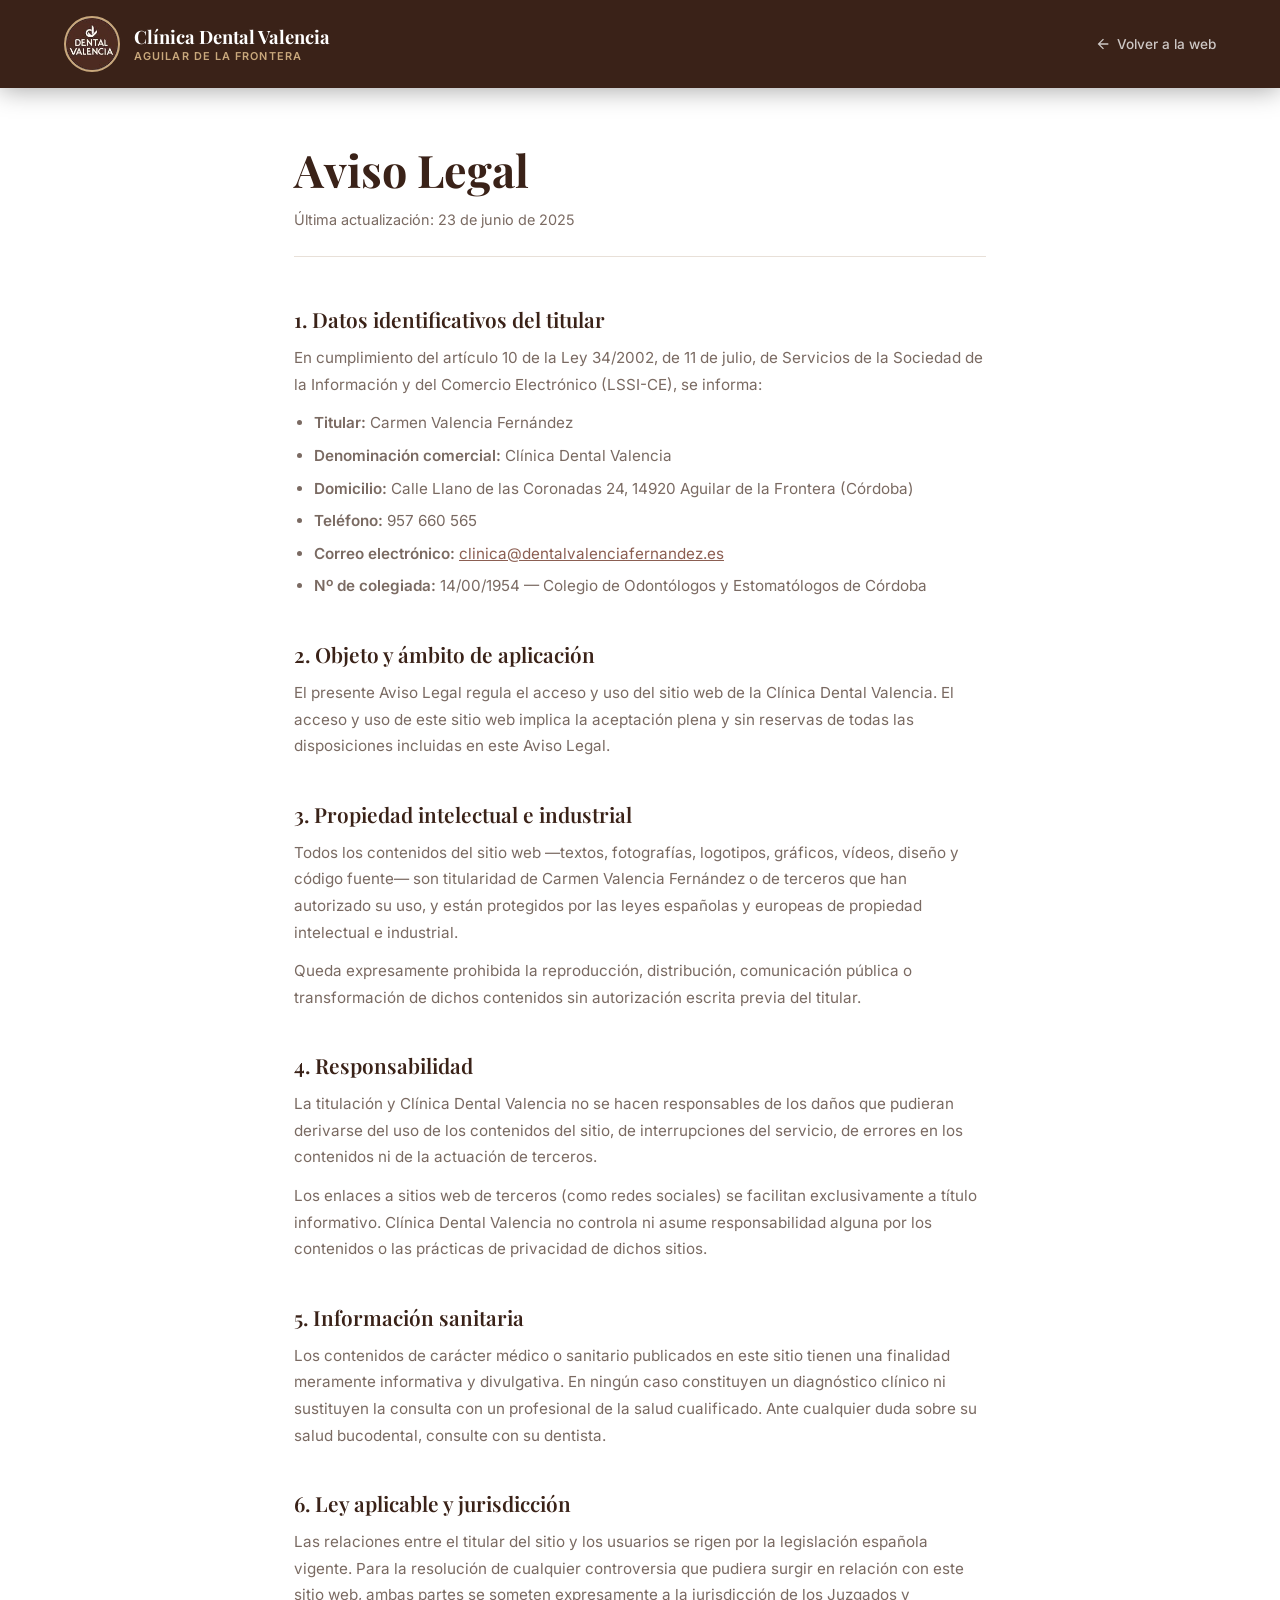
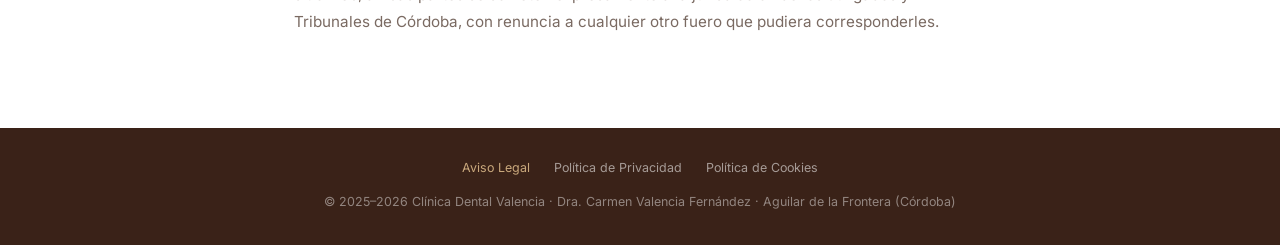
<file: aviso-legal.html>
<!DOCTYPE html>
<html lang="es">
<head>
  <meta charset="UTF-8" />
  <meta name="viewport" content="width=device-width, initial-scale=1.0" />
  <title>Aviso Legal · Clínica Dental Valencia</title>
  <meta name="robots" content="noindex, follow" />
  <link rel="stylesheet" href="assets/fonts.css" />
  <style>
:root {
  --blanco:        #FFFFFF;
  --arena:         #C9A87C;
  --arena-light:   #F5EDE0;
  --verde:         #85C226;
  --gris:          #8C9196;
  --gris-light:    #F4F3F0;
  --acero:         #8B5E52;
  --acero-oscuro:  #3A2218;
  --texto:         #2A1E18;
  --texto-mid:     #7A6A62;
}
*, *::before, *::after { box-sizing: border-box; margin: 0; padding: 0; }
html { scroll-behavior: smooth; }
body { font-family: 'Inter', sans-serif; color: var(--texto); background: var(--blanco); }
a { text-decoration: none; color: inherit; }

nav {
  position: fixed; top: 0; left: 0; right: 0; z-index: 100;
  display: flex; align-items: center; justify-content: space-between;
  padding: 0 5%; height: 88px;
  background: var(--acero-oscuro);
  box-shadow: 0 2px 24px rgba(0,0,0,0.35);
}
.nav-logo { display: flex; align-items: center; gap: 14px; }
.logo-circle {
  width: 56px; height: 56px; border-radius: 50%;
  border: 2px solid var(--arena); overflow: hidden; flex-shrink: 0;
}
.logo-circle img { width: 100%; height: 100%; object-fit: cover; }
.nav-brand { display: flex; flex-direction: column; line-height: 1.3; }
.nav-brand span:first-child {
  font-family: 'Playfair Display', serif;
  font-size: 1.15rem; font-weight: 700; color: var(--blanco);
}
.nav-brand span:last-child {
  font-size: 0.68rem; color: var(--arena);
  font-weight: 600; letter-spacing: 0.1em; text-transform: uppercase;
}
.nav-back {
  font-size: 0.85rem; color: rgba(255,255,255,0.75);
  font-weight: 500; display: flex; align-items: center; gap: 6px;
  transition: color .2s;
}
.nav-back:hover { color: var(--arena); }
.nav-back svg { width: 16px; height: 16px; fill: currentColor; }

main {
  max-width: 820px;
  margin: 0 auto;
  padding: 140px 5% 80px;
}
.page-title {
  font-family: 'Playfair Display', serif;
  font-size: clamp(2rem, 4vw, 2.8rem);
  font-weight: 700; color: var(--acero-oscuro);
  margin-bottom: 8px;
}
.page-subtitle {
  font-size: 0.9rem; color: var(--texto-mid);
  margin-bottom: 48px;
  padding-bottom: 24px;
  border-bottom: 1px solid #E8E0D8;
}
h2 {
  font-family: 'Playfair Display', serif;
  font-size: 1.3rem; font-weight: 600;
  color: var(--acero-oscuro);
  margin: 40px 0 12px;
}
p {
  font-size: 0.95rem; line-height: 1.75;
  color: var(--texto-mid); margin-bottom: 12px;
}
p strong { color: var(--texto); font-weight: 600; }
ul {
  padding-left: 20px; margin-bottom: 12px;
}
li {
  font-size: 0.95rem; line-height: 1.75;
  color: var(--texto-mid); margin-bottom: 6px;
}
a.link { color: var(--acero); text-decoration: underline; }
a.link:hover { color: var(--verde); }

footer {
  background: var(--acero-oscuro);
  padding: 32px 5%;
  text-align: center;
}
.footer-bottom {
  font-size: 0.78rem; color: rgba(255,255,255,0.45);
  line-height: 1.8;
}
.footer-legal-links {
  display: flex; justify-content: center; gap: 24px;
  flex-wrap: wrap; margin-bottom: 16px;
}
.footer-legal-links a {
  font-size: 0.78rem; color: rgba(255,255,255,0.55);
  transition: color .2s;
}
.footer-legal-links a:hover { color: var(--arena); }
.footer-legal-links a.active { color: var(--arena); }
  </style>
</head>
<body>

<nav>
  <a href="index.html" class="nav-logo">
    <div class="logo-circle">
      <img src="assets/instagram/profile.jpg" alt="Clínica Dental Valencia" />
    </div>
    <div class="nav-brand">
      <span>Clínica Dental Valencia</span>
      <span>Aguilar de la Frontera</span>
    </div>
  </a>
  <a href="index.html" class="nav-back">
    <svg viewBox="0 0 24 24"><path d="M20 11H7.83l5.59-5.59L12 4l-8 8 8 8 1.41-1.41L7.83 13H20v-2z"/></svg>
    Volver a la web
  </a>
</nav>

<main>
  <h1 class="page-title">Aviso Legal</h1>
  <p class="page-subtitle">Última actualización: 23 de junio de 2025</p>

  <h2>1. Datos identificativos del titular</h2>
  <p>En cumplimiento del artículo 10 de la Ley 34/2002, de 11 de julio, de Servicios de la Sociedad de la Información y del Comercio Electrónico (LSSI-CE), se informa:</p>
  <ul>
    <li><strong>Titular:</strong> Carmen Valencia Fernández</li>
    <li><strong>Denominación comercial:</strong> Clínica Dental Valencia</li>
    <li><strong>Domicilio:</strong> Calle Llano de las Coronadas 24, 14920 Aguilar de la Frontera (Córdoba)</li>
    <li><strong>Teléfono:</strong> 957 660 565</li>
    <li><strong>Correo electrónico:</strong> <a href="mailto:clinica@dentalvalenciafernandez.es" class="link">clinica@dentalvalenciafernandez.es</a></li>
    <li><strong>Nº de colegiada:</strong> 14/00/1954 — Colegio de Odontólogos y Estomatólogos de Córdoba</li>
  </ul>

  <h2>2. Objeto y ámbito de aplicación</h2>
  <p>El presente Aviso Legal regula el acceso y uso del sitio web de la Clínica Dental Valencia. El acceso y uso de este sitio web implica la aceptación plena y sin reservas de todas las disposiciones incluidas en este Aviso Legal.</p>

  <h2>3. Propiedad intelectual e industrial</h2>
  <p>Todos los contenidos del sitio web —textos, fotografías, logotipos, gráficos, vídeos, diseño y código fuente— son titularidad de Carmen Valencia Fernández o de terceros que han autorizado su uso, y están protegidos por las leyes españolas y europeas de propiedad intelectual e industrial.</p>
  <p>Queda expresamente prohibida la reproducción, distribución, comunicación pública o transformación de dichos contenidos sin autorización escrita previa del titular.</p>

  <h2>4. Responsabilidad</h2>
  <p>La titulación y Clínica Dental Valencia no se hacen responsables de los daños que pudieran derivarse del uso de los contenidos del sitio, de interrupciones del servicio, de errores en los contenidos ni de la actuación de terceros.</p>
  <p>Los enlaces a sitios web de terceros (como redes sociales) se facilitan exclusivamente a título informativo. Clínica Dental Valencia no controla ni asume responsabilidad alguna por los contenidos o las prácticas de privacidad de dichos sitios.</p>

  <h2>5. Información sanitaria</h2>
  <p>Los contenidos de carácter médico o sanitario publicados en este sitio tienen una finalidad meramente informativa y divulgativa. En ningún caso constituyen un diagnóstico clínico ni sustituyen la consulta con un profesional de la salud cualificado. Ante cualquier duda sobre su salud bucodental, consulte con su dentista.</p>

  <h2>6. Ley aplicable y jurisdicción</h2>
  <p>Las relaciones entre el titular del sitio y los usuarios se rigen por la legislación española vigente. Para la resolución de cualquier controversia que pudiera surgir en relación con este sitio web, ambas partes se someten expresamente a la jurisdicción de los Juzgados y Tribunales de Córdoba, con renuncia a cualquier otro fuero que pudiera corresponderles.</p>
</main>

<footer>
  <div class="footer-legal-links">
    <a href="aviso-legal.html" class="active">Aviso Legal</a>
    <a href="privacidad.html">Política de Privacidad</a>
    <a href="cookies.html">Política de Cookies</a>
  </div>
  <div class="footer-bottom">
    © 2025–2026 Clínica Dental Valencia · Dra. Carmen Valencia Fernández · Aguilar de la Frontera (Córdoba)
  </div>
</footer>

</body>
</html>
</file>
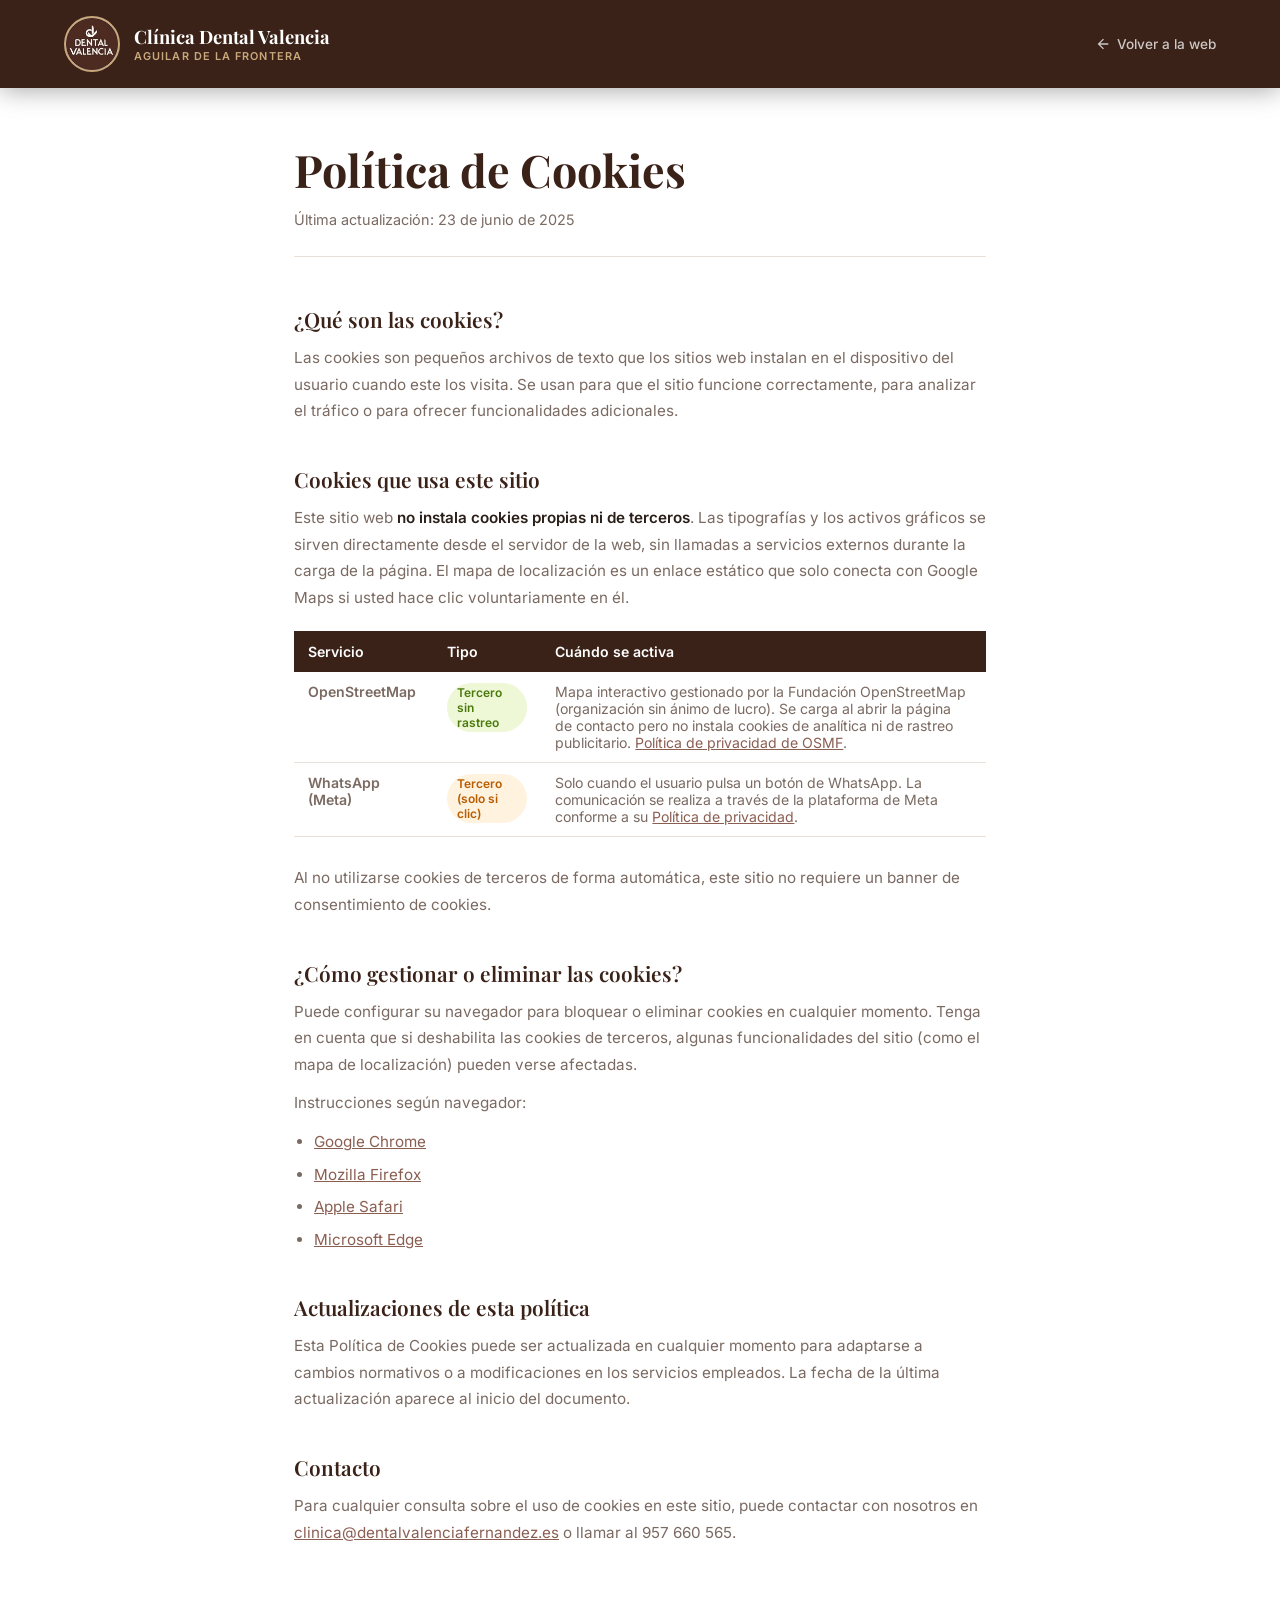
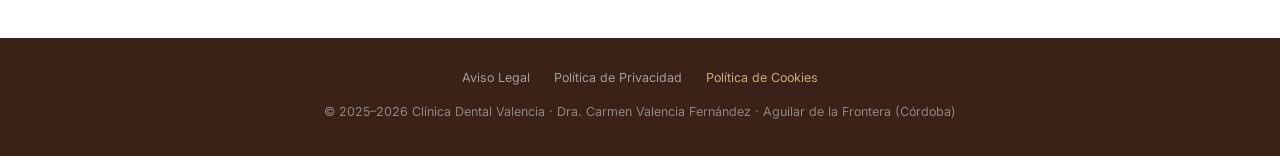
<file: cookies.html>
<!DOCTYPE html>
<html lang="es">
<head>
  <meta charset="UTF-8" />
  <meta name="viewport" content="width=device-width, initial-scale=1.0" />
  <title>Política de Cookies · Clínica Dental Valencia</title>
  <meta name="robots" content="noindex, follow" />
  <link rel="stylesheet" href="assets/fonts.css" />
  <style>
:root {
  --blanco:        #FFFFFF;
  --arena:         #C9A87C;
  --arena-light:   #F5EDE0;
  --verde:         #85C226;
  --gris:          #8C9196;
  --gris-light:    #F4F3F0;
  --acero:         #8B5E52;
  --acero-oscuro:  #3A2218;
  --texto:         #2A1E18;
  --texto-mid:     #7A6A62;
}
*, *::before, *::after { box-sizing: border-box; margin: 0; padding: 0; }
html { scroll-behavior: smooth; }
body { font-family: 'Inter', sans-serif; color: var(--texto); background: var(--blanco); }
a { text-decoration: none; color: inherit; }

nav {
  position: fixed; top: 0; left: 0; right: 0; z-index: 100;
  display: flex; align-items: center; justify-content: space-between;
  padding: 0 5%; height: 88px;
  background: var(--acero-oscuro);
  box-shadow: 0 2px 24px rgba(0,0,0,0.35);
}
.nav-logo { display: flex; align-items: center; gap: 14px; }
.logo-circle {
  width: 56px; height: 56px; border-radius: 50%;
  border: 2px solid var(--arena); overflow: hidden; flex-shrink: 0;
}
.logo-circle img { width: 100%; height: 100%; object-fit: cover; }
.nav-brand { display: flex; flex-direction: column; line-height: 1.3; }
.nav-brand span:first-child {
  font-family: 'Playfair Display', serif;
  font-size: 1.15rem; font-weight: 700; color: var(--blanco);
}
.nav-brand span:last-child {
  font-size: 0.68rem; color: var(--arena);
  font-weight: 600; letter-spacing: 0.1em; text-transform: uppercase;
}
.nav-back {
  font-size: 0.85rem; color: rgba(255,255,255,0.75);
  font-weight: 500; display: flex; align-items: center; gap: 6px;
  transition: color .2s;
}
.nav-back:hover { color: var(--arena); }
.nav-back svg { width: 16px; height: 16px; fill: currentColor; }

main {
  max-width: 820px;
  margin: 0 auto;
  padding: 140px 5% 80px;
}
.page-title {
  font-family: 'Playfair Display', serif;
  font-size: clamp(2rem, 4vw, 2.8rem);
  font-weight: 700; color: var(--acero-oscuro);
  margin-bottom: 8px;
}
.page-subtitle {
  font-size: 0.9rem; color: var(--texto-mid);
  margin-bottom: 48px;
  padding-bottom: 24px;
  border-bottom: 1px solid #E8E0D8;
}
h2 {
  font-family: 'Playfair Display', serif;
  font-size: 1.3rem; font-weight: 600;
  color: var(--acero-oscuro);
  margin: 40px 0 12px;
}
p {
  font-size: 0.95rem; line-height: 1.75;
  color: var(--texto-mid); margin-bottom: 12px;
}
p strong { color: var(--texto); font-weight: 600; }
a.link { color: var(--acero); text-decoration: underline; }
a.link:hover { color: var(--verde); }

table {
  width: 100%; border-collapse: collapse;
  margin: 20px 0 28px; font-size: 0.88rem;
}
th {
  background: var(--acero-oscuro); color: var(--blanco);
  padding: 12px 14px; text-align: left; font-weight: 600;
}
td {
  padding: 11px 14px; border-bottom: 1px solid #E8E0D8;
  color: var(--texto-mid); vertical-align: top;
}
tr:hover td { background: var(--arena-light); }

.badge {
  display: inline-block; padding: 2px 10px;
  border-radius: 100px; font-size: 0.75rem; font-weight: 600;
}
.badge-tecnica { background: #EEF7D6; color: #4A7A0C; }
.badge-tercero { background: #FFF3E0; color: #B85C00; }

footer {
  background: var(--acero-oscuro);
  padding: 32px 5%;
  text-align: center;
}
.footer-bottom {
  font-size: 0.78rem; color: rgba(255,255,255,0.45);
  line-height: 1.8;
}
.footer-legal-links {
  display: flex; justify-content: center; gap: 24px;
  flex-wrap: wrap; margin-bottom: 16px;
}
.footer-legal-links a {
  font-size: 0.78rem; color: rgba(255,255,255,0.55);
  transition: color .2s;
}
.footer-legal-links a:hover { color: var(--arena); }
.footer-legal-links a.active { color: var(--arena); }
  </style>
</head>
<body>

<nav>
  <a href="index.html" class="nav-logo">
    <div class="logo-circle">
      <img src="assets/instagram/profile.jpg" alt="Clínica Dental Valencia" />
    </div>
    <div class="nav-brand">
      <span>Clínica Dental Valencia</span>
      <span>Aguilar de la Frontera</span>
    </div>
  </a>
  <a href="index.html" class="nav-back">
    <svg viewBox="0 0 24 24"><path d="M20 11H7.83l5.59-5.59L12 4l-8 8 8 8 1.41-1.41L7.83 13H20v-2z"/></svg>
    Volver a la web
  </a>
</nav>

<main>
  <h1 class="page-title">Política de Cookies</h1>
  <p class="page-subtitle">Última actualización: 23 de junio de 2025</p>

  <h2>¿Qué son las cookies?</h2>
  <p>Las cookies son pequeños archivos de texto que los sitios web instalan en el dispositivo del usuario cuando este los visita. Se usan para que el sitio funcione correctamente, para analizar el tráfico o para ofrecer funcionalidades adicionales.</p>

  <h2>Cookies que usa este sitio</h2>
  <p>Este sitio web <strong>no instala cookies propias ni de terceros</strong>. Las tipografías y los activos gráficos se sirven directamente desde el servidor de la web, sin llamadas a servicios externos durante la carga de la página. El mapa de localización es un enlace estático que solo conecta con Google Maps si usted hace clic voluntariamente en él.</p>

  <table>
    <thead>
      <tr>
        <th>Servicio</th>
        <th>Tipo</th>
        <th>Cuándo se activa</th>
      </tr>
    </thead>
    <tbody>
      <tr>
        <td><strong>OpenStreetMap</strong></td>
        <td><span class="badge badge-tecnica">Tercero sin rastreo</span></td>
        <td>Mapa interactivo gestionado por la Fundación OpenStreetMap (organización sin ánimo de lucro). Se carga al abrir la página de contacto pero no instala cookies de analítica ni de rastreo publicitario. <a href="https://wiki.osmfoundation.org/wiki/Privacy_Policy" target="_blank" rel="noopener" class="link">Política de privacidad de OSMF</a>.</td>
      </tr>
      <tr>
        <td><strong>WhatsApp (Meta)</strong></td>
        <td><span class="badge badge-tercero">Tercero (solo si clic)</span></td>
        <td>Solo cuando el usuario pulsa un botón de WhatsApp. La comunicación se realiza a través de la plataforma de Meta conforme a su <a href="https://www.whatsapp.com/legal/privacy-policy" target="_blank" rel="noopener" class="link">Política de privacidad</a>.</td>
      </tr>
    </tbody>
  </table>

  <p>Al no utilizarse cookies de terceros de forma automática, este sitio no requiere un banner de consentimiento de cookies.</p>

  <h2>¿Cómo gestionar o eliminar las cookies?</h2>
  <p>Puede configurar su navegador para bloquear o eliminar cookies en cualquier momento. Tenga en cuenta que si deshabilita las cookies de terceros, algunas funcionalidades del sitio (como el mapa de localización) pueden verse afectadas.</p>
  <p>Instrucciones según navegador:</p>
  <ul style="padding-left:20px; margin: 12px 0;">
    <li style="font-size:0.95rem;line-height:1.75;color:var(--texto-mid);margin-bottom:6px;"><a href="https://support.google.com/chrome/answer/95647" target="_blank" rel="noopener" class="link">Google Chrome</a></li>
    <li style="font-size:0.95rem;line-height:1.75;color:var(--texto-mid);margin-bottom:6px;"><a href="https://support.mozilla.org/es/kb/habilitar-y-deshabilitar-cookies-que-los-sitios-we" target="_blank" rel="noopener" class="link">Mozilla Firefox</a></li>
    <li style="font-size:0.95rem;line-height:1.75;color:var(--texto-mid);margin-bottom:6px;"><a href="https://support.apple.com/es-es/guide/safari/sfri11471/mac" target="_blank" rel="noopener" class="link">Apple Safari</a></li>
    <li style="font-size:0.95rem;line-height:1.75;color:var(--texto-mid);margin-bottom:6px;"><a href="https://support.microsoft.com/es-es/microsoft-edge/eliminar-las-cookies-en-microsoft-edge-63947406-40ac-c3b8-57b9-2a946a29ae09" target="_blank" rel="noopener" class="link">Microsoft Edge</a></li>
  </ul>

  <h2>Actualizaciones de esta política</h2>
  <p>Esta Política de Cookies puede ser actualizada en cualquier momento para adaptarse a cambios normativos o a modificaciones en los servicios empleados. La fecha de la última actualización aparece al inicio del documento.</p>

  <h2>Contacto</h2>
  <p>Para cualquier consulta sobre el uso de cookies en este sitio, puede contactar con nosotros en <a href="mailto:clinica@dentalvalenciafernandez.es" class="link">clinica@dentalvalenciafernandez.es</a> o llamar al 957 660 565.</p>
</main>

<footer>
  <div class="footer-legal-links">
    <a href="aviso-legal.html">Aviso Legal</a>
    <a href="privacidad.html">Política de Privacidad</a>
    <a href="cookies.html" class="active">Política de Cookies</a>
  </div>
  <div class="footer-bottom">
    © 2025–2026 Clínica Dental Valencia · Dra. Carmen Valencia Fernández · Aguilar de la Frontera (Córdoba)
  </div>
</footer>

</body>
</html>
</file>
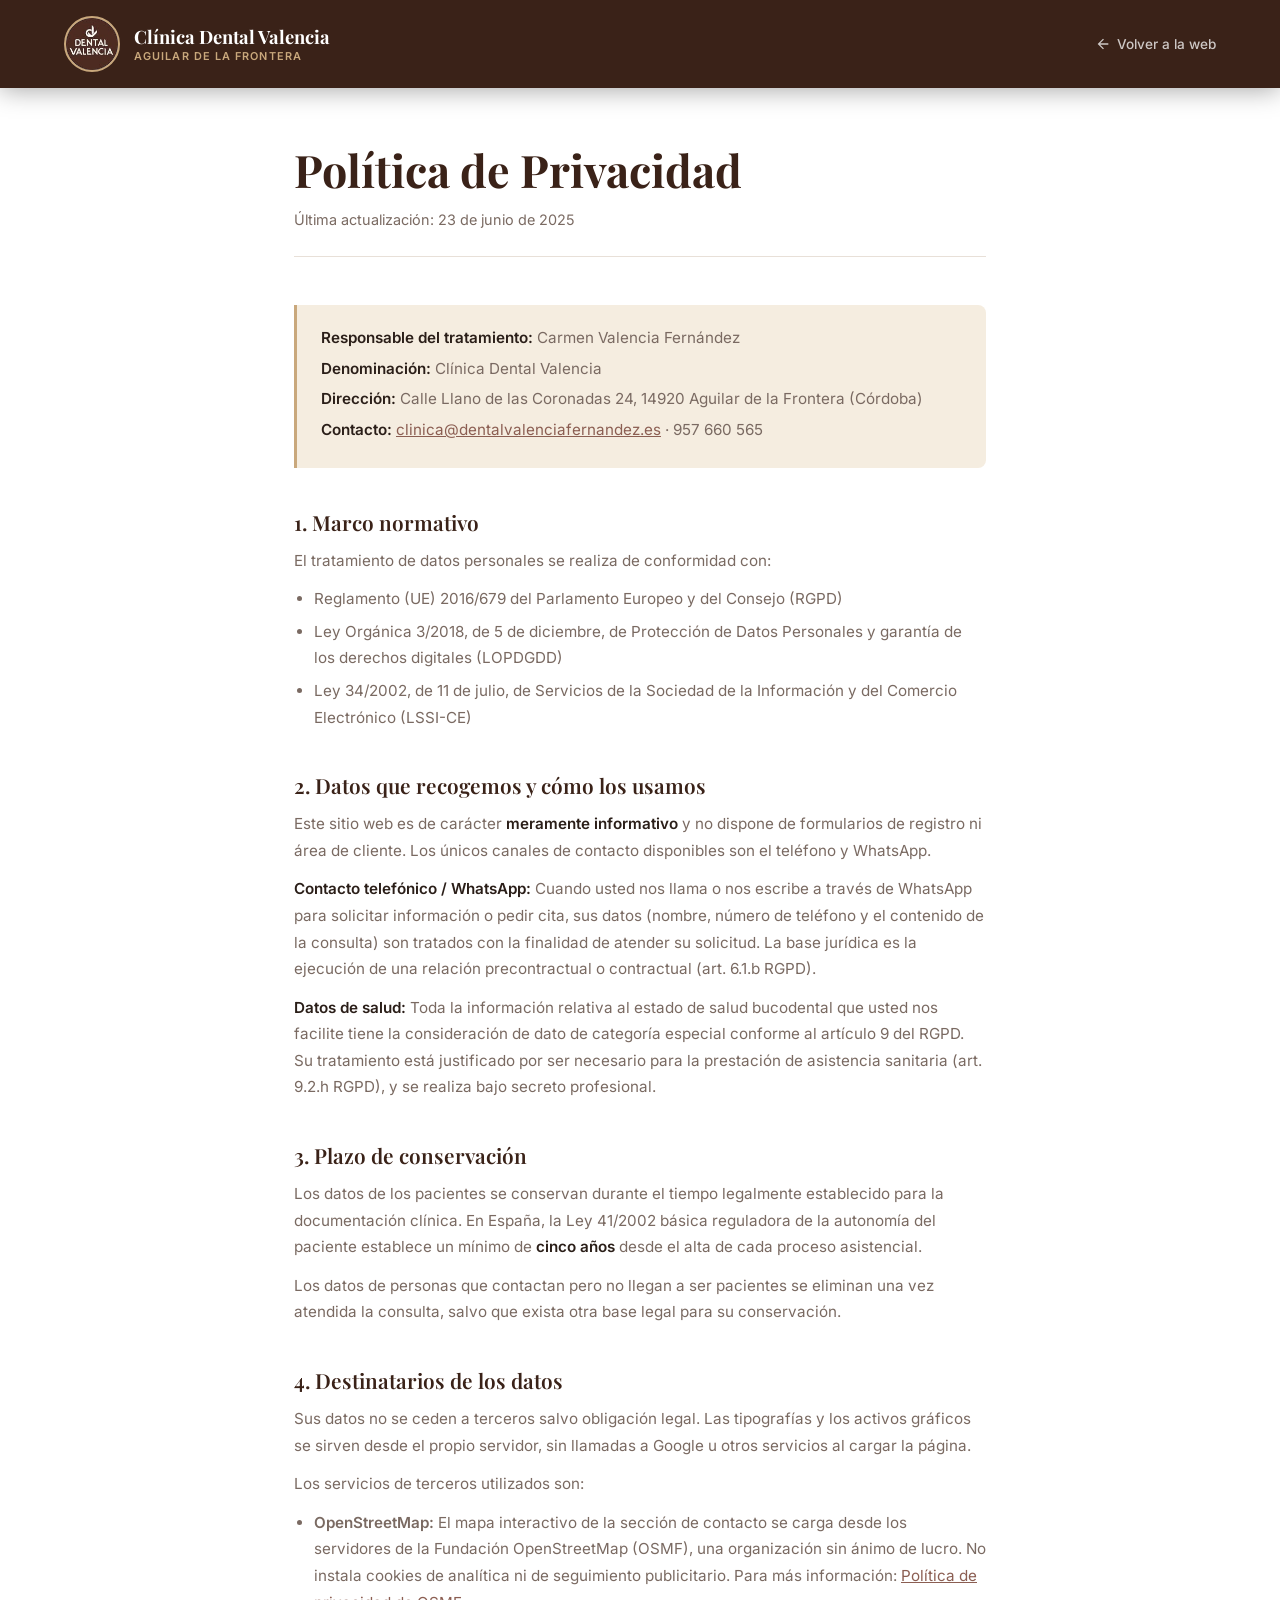
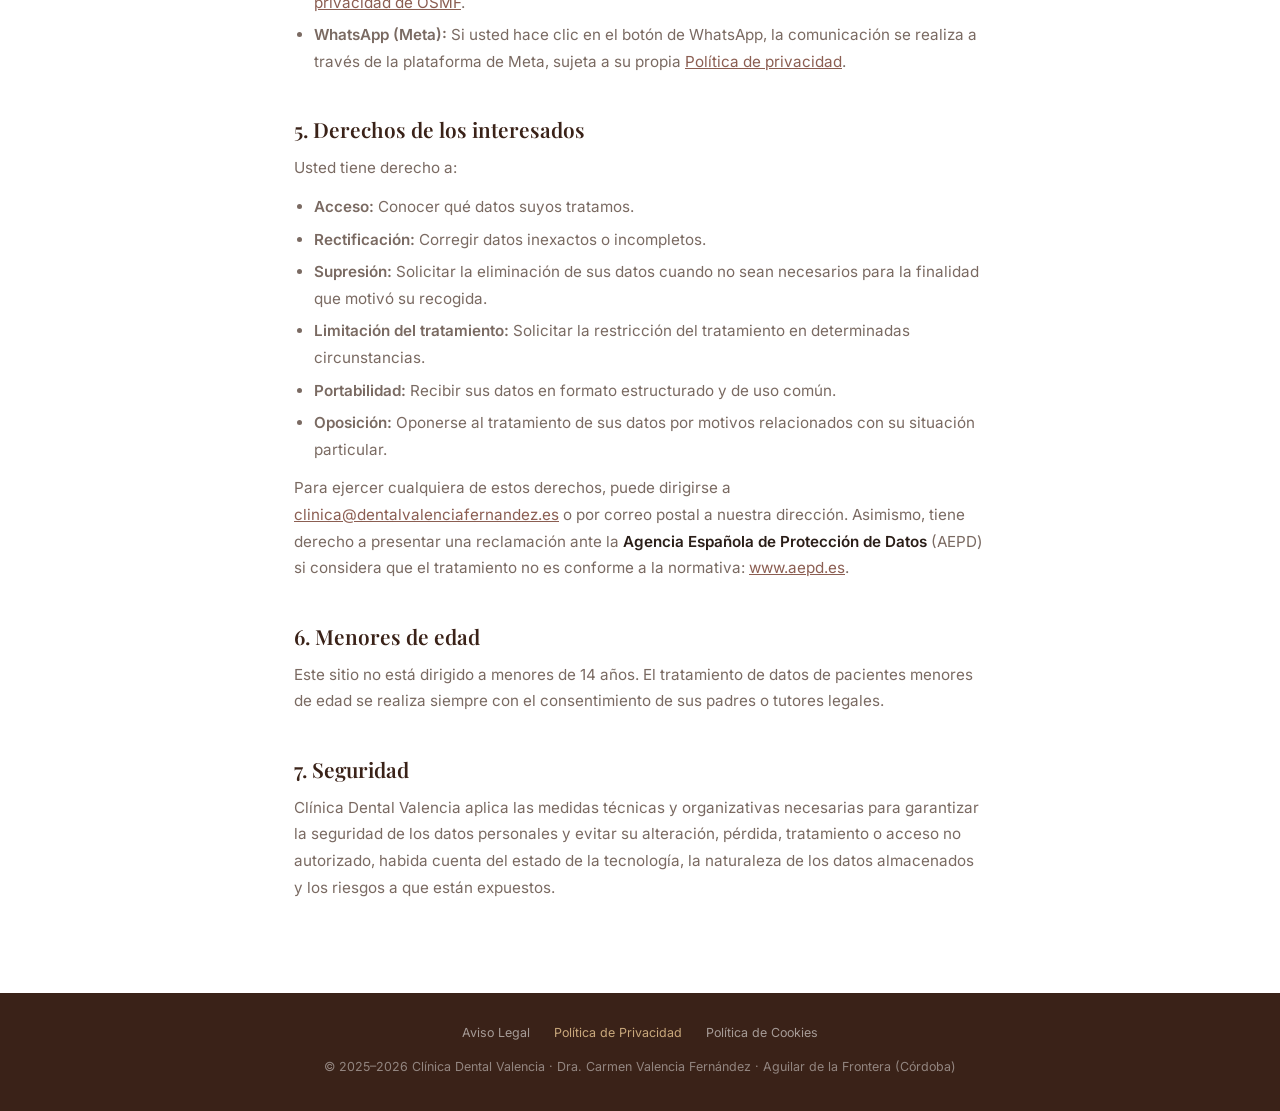
<file: privacidad.html>
<!DOCTYPE html>
<html lang="es">
<head>
  <meta charset="UTF-8" />
  <meta name="viewport" content="width=device-width, initial-scale=1.0" />
  <title>Política de Privacidad · Clínica Dental Valencia</title>
  <meta name="robots" content="noindex, follow" />
  <link rel="stylesheet" href="assets/fonts.css" />
  <style>
:root {
  --blanco:        #FFFFFF;
  --arena:         #C9A87C;
  --arena-light:   #F5EDE0;
  --verde:         #85C226;
  --gris:          #8C9196;
  --gris-light:    #F4F3F0;
  --acero:         #8B5E52;
  --acero-oscuro:  #3A2218;
  --texto:         #2A1E18;
  --texto-mid:     #7A6A62;
}
*, *::before, *::after { box-sizing: border-box; margin: 0; padding: 0; }
html { scroll-behavior: smooth; }
body { font-family: 'Inter', sans-serif; color: var(--texto); background: var(--blanco); }
a { text-decoration: none; color: inherit; }

nav {
  position: fixed; top: 0; left: 0; right: 0; z-index: 100;
  display: flex; align-items: center; justify-content: space-between;
  padding: 0 5%; height: 88px;
  background: var(--acero-oscuro);
  box-shadow: 0 2px 24px rgba(0,0,0,0.35);
}
.nav-logo { display: flex; align-items: center; gap: 14px; }
.logo-circle {
  width: 56px; height: 56px; border-radius: 50%;
  border: 2px solid var(--arena); overflow: hidden; flex-shrink: 0;
}
.logo-circle img { width: 100%; height: 100%; object-fit: cover; }
.nav-brand { display: flex; flex-direction: column; line-height: 1.3; }
.nav-brand span:first-child {
  font-family: 'Playfair Display', serif;
  font-size: 1.15rem; font-weight: 700; color: var(--blanco);
}
.nav-brand span:last-child {
  font-size: 0.68rem; color: var(--arena);
  font-weight: 600; letter-spacing: 0.1em; text-transform: uppercase;
}
.nav-back {
  font-size: 0.85rem; color: rgba(255,255,255,0.75);
  font-weight: 500; display: flex; align-items: center; gap: 6px;
  transition: color .2s;
}
.nav-back:hover { color: var(--arena); }
.nav-back svg { width: 16px; height: 16px; fill: currentColor; }

main {
  max-width: 820px;
  margin: 0 auto;
  padding: 140px 5% 80px;
}
.page-title {
  font-family: 'Playfair Display', serif;
  font-size: clamp(2rem, 4vw, 2.8rem);
  font-weight: 700; color: var(--acero-oscuro);
  margin-bottom: 8px;
}
.page-subtitle {
  font-size: 0.9rem; color: var(--texto-mid);
  margin-bottom: 48px;
  padding-bottom: 24px;
  border-bottom: 1px solid #E8E0D8;
}
h2 {
  font-family: 'Playfair Display', serif;
  font-size: 1.3rem; font-weight: 600;
  color: var(--acero-oscuro);
  margin: 40px 0 12px;
}
p {
  font-size: 0.95rem; line-height: 1.75;
  color: var(--texto-mid); margin-bottom: 12px;
}
p strong { color: var(--texto); font-weight: 600; }
ul {
  padding-left: 20px; margin-bottom: 12px;
}
li {
  font-size: 0.95rem; line-height: 1.75;
  color: var(--texto-mid); margin-bottom: 6px;
}
a.link { color: var(--acero); text-decoration: underline; }
a.link:hover { color: var(--verde); }

.info-box {
  background: var(--arena-light);
  border-left: 3px solid var(--arena);
  padding: 20px 24px;
  border-radius: 0 8px 8px 0;
  margin: 24px 0;
}
.info-box p { margin-bottom: 4px; }

footer {
  background: var(--acero-oscuro);
  padding: 32px 5%;
  text-align: center;
}
.footer-bottom {
  font-size: 0.78rem; color: rgba(255,255,255,0.45);
  line-height: 1.8;
}
.footer-legal-links {
  display: flex; justify-content: center; gap: 24px;
  flex-wrap: wrap; margin-bottom: 16px;
}
.footer-legal-links a {
  font-size: 0.78rem; color: rgba(255,255,255,0.55);
  transition: color .2s;
}
.footer-legal-links a:hover { color: var(--arena); }
.footer-legal-links a.active { color: var(--arena); }
  </style>
</head>
<body>

<nav>
  <a href="index.html" class="nav-logo">
    <div class="logo-circle">
      <img src="assets/instagram/profile.jpg" alt="Clínica Dental Valencia" />
    </div>
    <div class="nav-brand">
      <span>Clínica Dental Valencia</span>
      <span>Aguilar de la Frontera</span>
    </div>
  </a>
  <a href="index.html" class="nav-back">
    <svg viewBox="0 0 24 24"><path d="M20 11H7.83l5.59-5.59L12 4l-8 8 8 8 1.41-1.41L7.83 13H20v-2z"/></svg>
    Volver a la web
  </a>
</nav>

<main>
  <h1 class="page-title">Política de Privacidad</h1>
  <p class="page-subtitle">Última actualización: 23 de junio de 2025</p>

  <div class="info-box">
    <p><strong>Responsable del tratamiento:</strong> Carmen Valencia Fernández</p>
    <p><strong>Denominación:</strong> Clínica Dental Valencia</p>
    <p><strong>Dirección:</strong> Calle Llano de las Coronadas 24, 14920 Aguilar de la Frontera (Córdoba)</p>
    <p><strong>Contacto:</strong> <a href="mailto:clinica@dentalvalenciafernandez.es" class="link">clinica@dentalvalenciafernandez.es</a> · 957 660 565</p>
  </div>

  <h2>1. Marco normativo</h2>
  <p>El tratamiento de datos personales se realiza de conformidad con:</p>
  <ul>
    <li>Reglamento (UE) 2016/679 del Parlamento Europeo y del Consejo (RGPD)</li>
    <li>Ley Orgánica 3/2018, de 5 de diciembre, de Protección de Datos Personales y garantía de los derechos digitales (LOPDGDD)</li>
    <li>Ley 34/2002, de 11 de julio, de Servicios de la Sociedad de la Información y del Comercio Electrónico (LSSI-CE)</li>
  </ul>

  <h2>2. Datos que recogemos y cómo los usamos</h2>
  <p>Este sitio web es de carácter <strong>meramente informativo</strong> y no dispone de formularios de registro ni área de cliente. Los únicos canales de contacto disponibles son el teléfono y WhatsApp.</p>

  <p><strong>Contacto telefónico / WhatsApp:</strong> Cuando usted nos llama o nos escribe a través de WhatsApp para solicitar información o pedir cita, sus datos (nombre, número de teléfono y el contenido de la consulta) son tratados con la finalidad de atender su solicitud. La base jurídica es la ejecución de una relación precontractual o contractual (art. 6.1.b RGPD).</p>

  <p><strong>Datos de salud:</strong> Toda la información relativa al estado de salud bucodental que usted nos facilite tiene la consideración de dato de categoría especial conforme al artículo 9 del RGPD. Su tratamiento está justificado por ser necesario para la prestación de asistencia sanitaria (art. 9.2.h RGPD), y se realiza bajo secreto profesional.</p>

  <h2>3. Plazo de conservación</h2>
  <p>Los datos de los pacientes se conservan durante el tiempo legalmente establecido para la documentación clínica. En España, la Ley 41/2002 básica reguladora de la autonomía del paciente establece un mínimo de <strong>cinco años</strong> desde el alta de cada proceso asistencial.</p>
  <p>Los datos de personas que contactan pero no llegan a ser pacientes se eliminan una vez atendida la consulta, salvo que exista otra base legal para su conservación.</p>

  <h2>4. Destinatarios de los datos</h2>
  <p>Sus datos no se ceden a terceros salvo obligación legal. Las tipografías y los activos gráficos se sirven desde el propio servidor, sin llamadas a Google u otros servicios al cargar la página.</p>
  <p>Los servicios de terceros utilizados son:</p>
  <ul>
    <li><strong>OpenStreetMap:</strong> El mapa interactivo de la sección de contacto se carga desde los servidores de la Fundación OpenStreetMap (OSMF), una organización sin ánimo de lucro. No instala cookies de analítica ni de seguimiento publicitario. Para más información: <a href="https://wiki.osmfoundation.org/wiki/Privacy_Policy" target="_blank" rel="noopener" class="link">Política de privacidad de OSMF</a>.</li>
    <li><strong>WhatsApp (Meta):</strong> Si usted hace clic en el botón de WhatsApp, la comunicación se realiza a través de la plataforma de Meta, sujeta a su propia <a href="https://www.whatsapp.com/legal/privacy-policy" target="_blank" rel="noopener" class="link">Política de privacidad</a>.</li>
  </ul>

  <h2>5. Derechos de los interesados</h2>
  <p>Usted tiene derecho a:</p>
  <ul>
    <li><strong>Acceso:</strong> Conocer qué datos suyos tratamos.</li>
    <li><strong>Rectificación:</strong> Corregir datos inexactos o incompletos.</li>
    <li><strong>Supresión:</strong> Solicitar la eliminación de sus datos cuando no sean necesarios para la finalidad que motivó su recogida.</li>
    <li><strong>Limitación del tratamiento:</strong> Solicitar la restricción del tratamiento en determinadas circunstancias.</li>
    <li><strong>Portabilidad:</strong> Recibir sus datos en formato estructurado y de uso común.</li>
    <li><strong>Oposición:</strong> Oponerse al tratamiento de sus datos por motivos relacionados con su situación particular.</li>
  </ul>
  <p>Para ejercer cualquiera de estos derechos, puede dirigirse a <a href="mailto:clinica@dentalvalenciafernandez.es" class="link">clinica@dentalvalenciafernandez.es</a> o por correo postal a nuestra dirección. Asimismo, tiene derecho a presentar una reclamación ante la <strong>Agencia Española de Protección de Datos</strong> (AEPD) si considera que el tratamiento no es conforme a la normativa: <a href="https://www.aepd.es" target="_blank" rel="noopener" class="link">www.aepd.es</a>.</p>

  <h2>6. Menores de edad</h2>
  <p>Este sitio no está dirigido a menores de 14 años. El tratamiento de datos de pacientes menores de edad se realiza siempre con el consentimiento de sus padres o tutores legales.</p>

  <h2>7. Seguridad</h2>
  <p>Clínica Dental Valencia aplica las medidas técnicas y organizativas necesarias para garantizar la seguridad de los datos personales y evitar su alteración, pérdida, tratamiento o acceso no autorizado, habida cuenta del estado de la tecnología, la naturaleza de los datos almacenados y los riesgos a que están expuestos.</p>
</main>

<footer>
  <div class="footer-legal-links">
    <a href="aviso-legal.html">Aviso Legal</a>
    <a href="privacidad.html" class="active">Política de Privacidad</a>
    <a href="cookies.html">Política de Cookies</a>
  </div>
  <div class="footer-bottom">
    © 2025–2026 Clínica Dental Valencia · Dra. Carmen Valencia Fernández · Aguilar de la Frontera (Córdoba)
  </div>
</footer>

</body>
</html>
</file>
<file: assets/fonts.css>
/* ── Fuentes autoalojadas — sin conexión a servidores externos ── */

/* Inter variable — cubre pesos 300–600 con un solo archivo por subconjunto */
@font-face {
  font-family: 'Inter';
  font-style: normal;
  font-weight: 300 600;
  font-display: swap;
  src: url('fonts/inter-latin-ext.woff2') format('woff2');
  unicode-range: U+0100-02BA, U+02BD-02C5, U+02C7-02CC, U+02CE-02D7, U+02DD-02FF,
                 U+0304, U+0308, U+0329, U+1D00-1DBF, U+1E00-1E9F, U+1EF2-1EFF,
                 U+2020, U+20A0-20AB, U+20AD-20C0, U+2113, U+2C60-2C7F, U+A720-A7FF;
}
@font-face {
  font-family: 'Inter';
  font-style: normal;
  font-weight: 300 600;
  font-display: swap;
  src: url('fonts/inter-latin.woff2') format('woff2');
  unicode-range: U+0000-00FF, U+0131, U+0152-0153, U+02BB-02BC, U+02C6, U+02DA,
                 U+02DC, U+0304, U+0308, U+0329, U+2000-206F, U+20AC, U+2122,
                 U+2191, U+2193, U+2212, U+2215, U+FEFF, U+FFFD;
}

/* Playfair Display — pesos 400/600/700 normales + itálica 400 */
@font-face {
  font-family: 'Playfair Display';
  font-style: normal;
  font-weight: 400 700;
  font-display: swap;
  src: url('fonts/playfair-normal-latin-ext.woff2') format('woff2');
  unicode-range: U+0100-02BA, U+02BD-02C5, U+02C7-02CC, U+02CE-02D7, U+02DD-02FF,
                 U+0304, U+0308, U+0329, U+1D00-1DBF, U+1E00-1E9F, U+1EF2-1EFF,
                 U+2020, U+20A0-20AB, U+20AD-20C0, U+2113, U+2C60-2C7F, U+A720-A7FF;
}
@font-face {
  font-family: 'Playfair Display';
  font-style: normal;
  font-weight: 400 700;
  font-display: swap;
  src: url('fonts/playfair-normal-latin.woff2') format('woff2');
  unicode-range: U+0000-00FF, U+0131, U+0152-0153, U+02BB-02BC, U+02C6, U+02DA,
                 U+02DC, U+0304, U+0308, U+0329, U+2000-206F, U+20AC, U+2122,
                 U+2191, U+2193, U+2212, U+2215, U+FEFF, U+FFFD;
}
@font-face {
  font-family: 'Playfair Display';
  font-style: italic;
  font-weight: 400;
  font-display: swap;
  src: url('fonts/playfair-italic-latin-ext.woff2') format('woff2');
  unicode-range: U+0100-02BA, U+02BD-02C5, U+02C7-02CC, U+02CE-02D7, U+02DD-02FF,
                 U+0304, U+0308, U+0329, U+1D00-1DBF, U+1E00-1E9F, U+1EF2-1EFF,
                 U+2020, U+20A0-20AB, U+20AD-20C0, U+2113, U+2C60-2C7F, U+A720-A7FF;
}
@font-face {
  font-family: 'Playfair Display';
  font-style: italic;
  font-weight: 400;
  font-display: swap;
  src: url('fonts/playfair-italic-latin.woff2') format('woff2');
  unicode-range: U+0000-00FF, U+0131, U+0152-0153, U+02BB-02BC, U+02C6, U+02DA,
                 U+02DC, U+0304, U+0308, U+0329, U+2000-206F, U+20AC, U+2122,
                 U+2191, U+2193, U+2212, U+2215, U+FEFF, U+FFFD;
}
</file>
